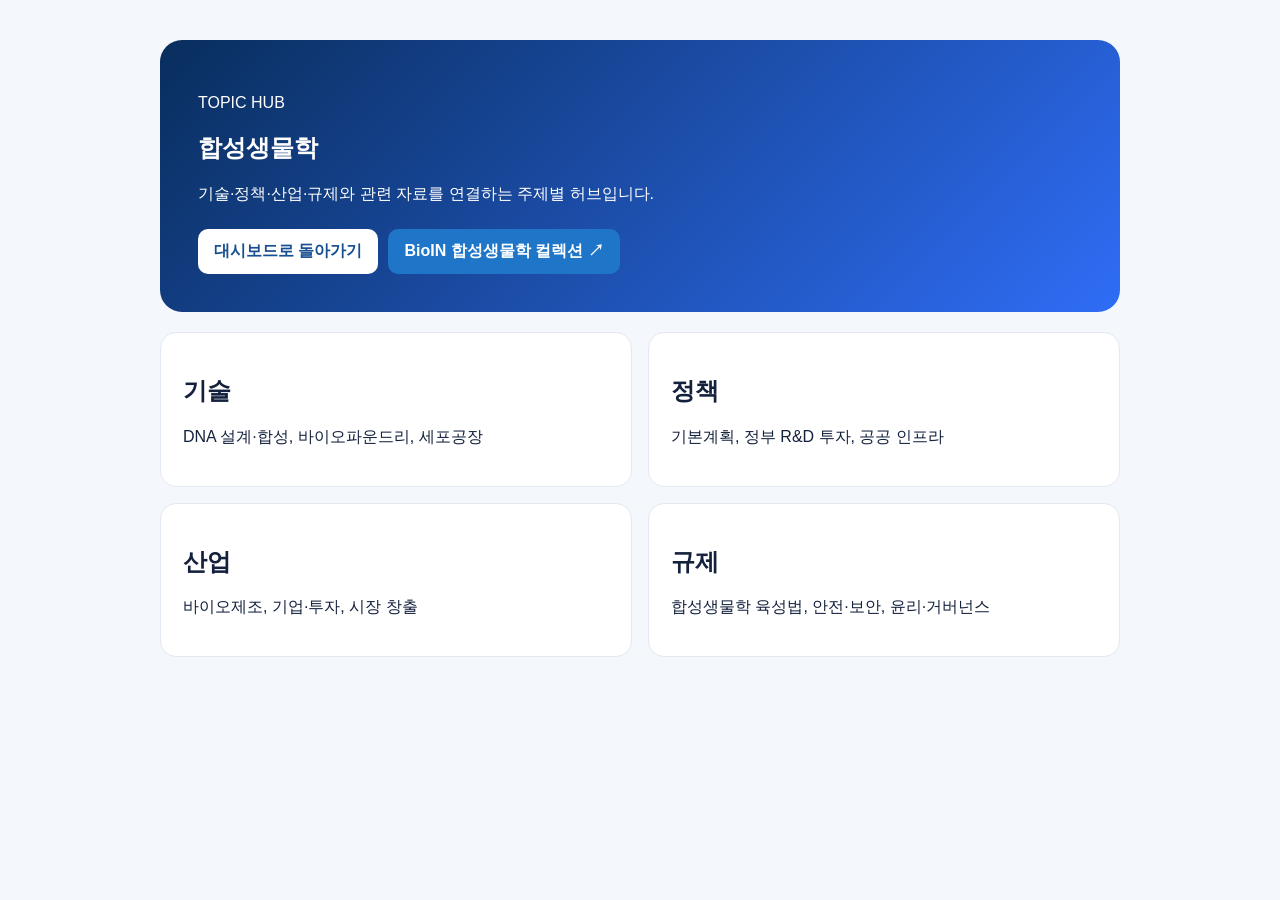
<file: pages/topics/synthetic-biology.html>
<!doctype html><html lang="ko"><head><meta charset="utf-8"><meta name="viewport" content="width=device-width,initial-scale=1"><title>합성생물학 | HyLab</title><style>body{font-family:Arial,'Noto Sans KR',sans-serif;margin:0;background:#f4f7fb;color:#14213d}.wrap{max-width:960px;margin:0 auto;padding:40px 20px}.hero{padding:38px;border-radius:22px;color:white;background:linear-gradient(135deg,#092e5d,#2f6df6)}.cards{display:grid;grid-template-columns:repeat(2,1fr);gap:16px;margin-top:20px}.card{background:white;border:1px solid #e3e9f2;border-radius:16px;padding:22px}.buttons{display:flex;gap:10px;margin-top:24px}.buttons a{padding:12px 16px;border-radius:10px;text-decoration:none;font-weight:700}.home{background:white;color:#174f91}.bioin{background:#1f75c8;color:white}@media(max-width:650px){.cards{grid-template-columns:1fr}}</style></head><body><main class="wrap"><section class="hero"><p>TOPIC HUB</p><h1>합성생물학</h1><p>기술·정책·산업·규제와 관련 자료를 연결하는 주제별 허브입니다.</p><div class="buttons"><a class="home" href="../../index.html">대시보드로 돌아가기</a><a class="bioin" href="https://www.bioin.or.kr/collectView.do?collection_sn=10" target="_blank" rel="noopener noreferrer">BioIN 합성생물학 컬렉션 ↗</a></div></section><section class="cards"><article class="card"><h2>기술</h2><p>DNA 설계·합성, 바이오파운드리, 세포공장</p></article><article class="card"><h2>정책</h2><p>기본계획, 정부 R&D 투자, 공공 인프라</p></article><article class="card"><h2>산업</h2><p>바이오제조, 기업·투자, 시장 창출</p></article><article class="card"><h2>규제</h2><p>합성생물학 육성법, 안전·보안, 윤리·거버넌스</p></article></section></main></body></html>
</file>
